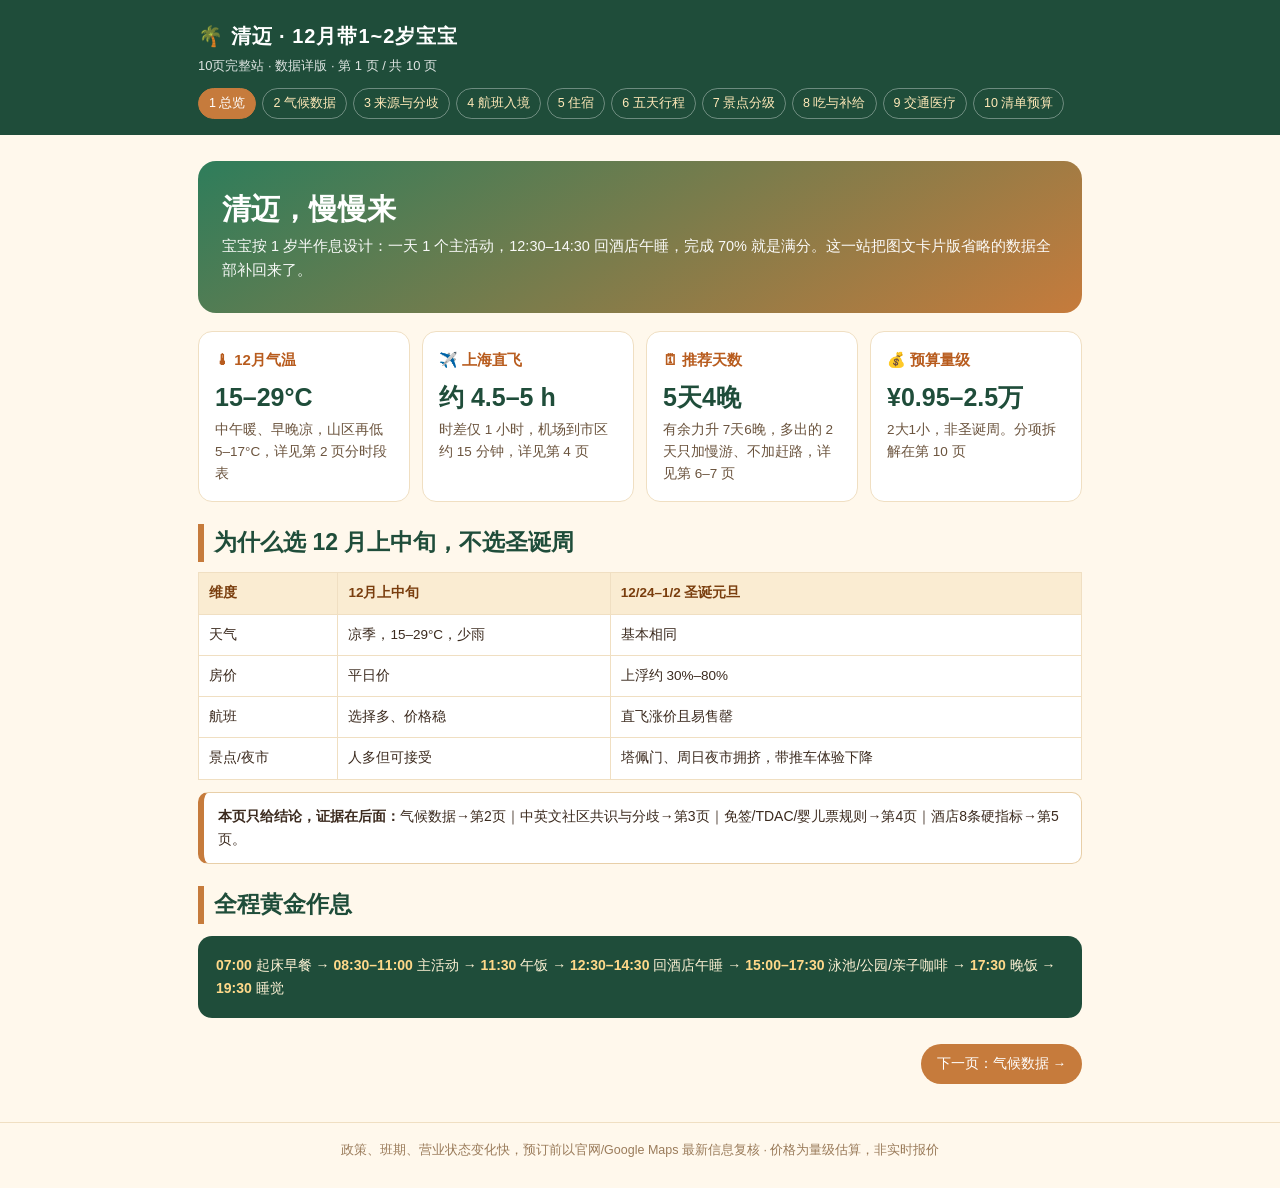
<file: index.html>
<!DOCTYPE html><html lang="zh-CN"><head><meta charset="UTF-8"><meta name="viewport" content="width=device-width,initial-scale=1"><title>1/10 总览｜清迈12月带1-2岁宝宝</title><link rel="stylesheet" href="style.css"></head><body><header><div class="in"><h1>🌴 清迈 · 12月带1~2岁宝宝</h1><p>10页完整站 · 数据详版 · 第 1 页 / 共 10 页</p><nav><a class="on" href="index.html">1 总览</a><a href="climate.html">2 气候数据</a><a href="sources.html">3 来源与分歧</a><a href="flights.html">4 航班入境</a><a href="stay.html">5 住宿</a><a href="itinerary.html">6 五天行程</a><a href="itinerary-plus.html">7 景点分级</a><a href="food.html">8 吃与补给</a><a href="transport-health.html">9 交通医疗</a><a href="checklist-budget.html">10 清单预算</a></nav></div></header><main><div class="hero"><h2>清迈，慢慢来</h2><p>宝宝按 1 岁半作息设计：一天 1 个主活动，12:30–14:30 回酒店午睡，完成 70% 就是满分。这一站把图文卡片版省略的数据全部补回来了。</p></div><div class="grid"><div class="card"><h3>🌡 12月气温</h3><div class="n">15–29°C</div><p>中午暖、早晚凉，山区再低 5–17°C，详见第 2 页分时段表</p></div><div class="card"><h3>✈️ 上海直飞</h3><div class="n">约 4.5–5 h</div><p>时差仅 1 小时，机场到市区约 15 分钟，详见第 4 页</p></div><div class="card"><h3>🗓 推荐天数</h3><div class="n">5天4晚</div><p>有余力升 7天6晚，多出的 2 天只加慢游、不加赶路，详见第 6–7 页</p></div><div class="card"><h3>💰 预算量级</h3><div class="n">¥0.95–2.5万</div><p>2大1小，非圣诞周。分项拆解在第 10 页</p></div></div><h2 class="t">为什么选 12 月上中旬，不选圣诞周</h2><table><tr><th>维度</th><th>12月上中旬</th><th>12/24–1/2 圣诞元旦</th></tr><tr><td>天气</td><td>凉季，15–29°C，少雨</td><td>基本相同</td></tr><tr><td>房价</td><td>平日价</td><td>上浮约 30%–80%</td></tr><tr><td>航班</td><td>选择多、价格稳</td><td>直飞涨价且易售罄</td></tr><tr><td>景点/夜市</td><td>人多但可接受</td><td>塔佩门、周日夜市拥挤，带推车体验下降</td></tr></table><div class="note"><b>本页只给结论，证据在后面：</b>气候数据→第2页｜中英文社区共识与分歧→第3页｜免签/TDAC/婴儿票规则→第4页｜酒店8条硬指标→第5页。</div><h2 class="t">全程黄金作息</h2><div class="dark"><b>07:00</b> 起床早餐 → <b>08:30–11:00</b> 主活动 → <b>11:30</b> 午饭 → <b>12:30–14:30</b> 回酒店午睡 → <b>15:00–17:30</b> 泳池/公园/亲子咖啡 → <b>17:30</b> 晚饭 → <b>19:30</b> 睡觉</div><div class="pager"><span></span><a class="next" href="climate.html">下一页：气候数据 →</a></div></main><footer><div class="in">政策、班期、营业状态变化快，预订前以官网/Google Maps 最新信息复核 · 价格为量级估算，非实时报价</div></footer></body></html>
</file>
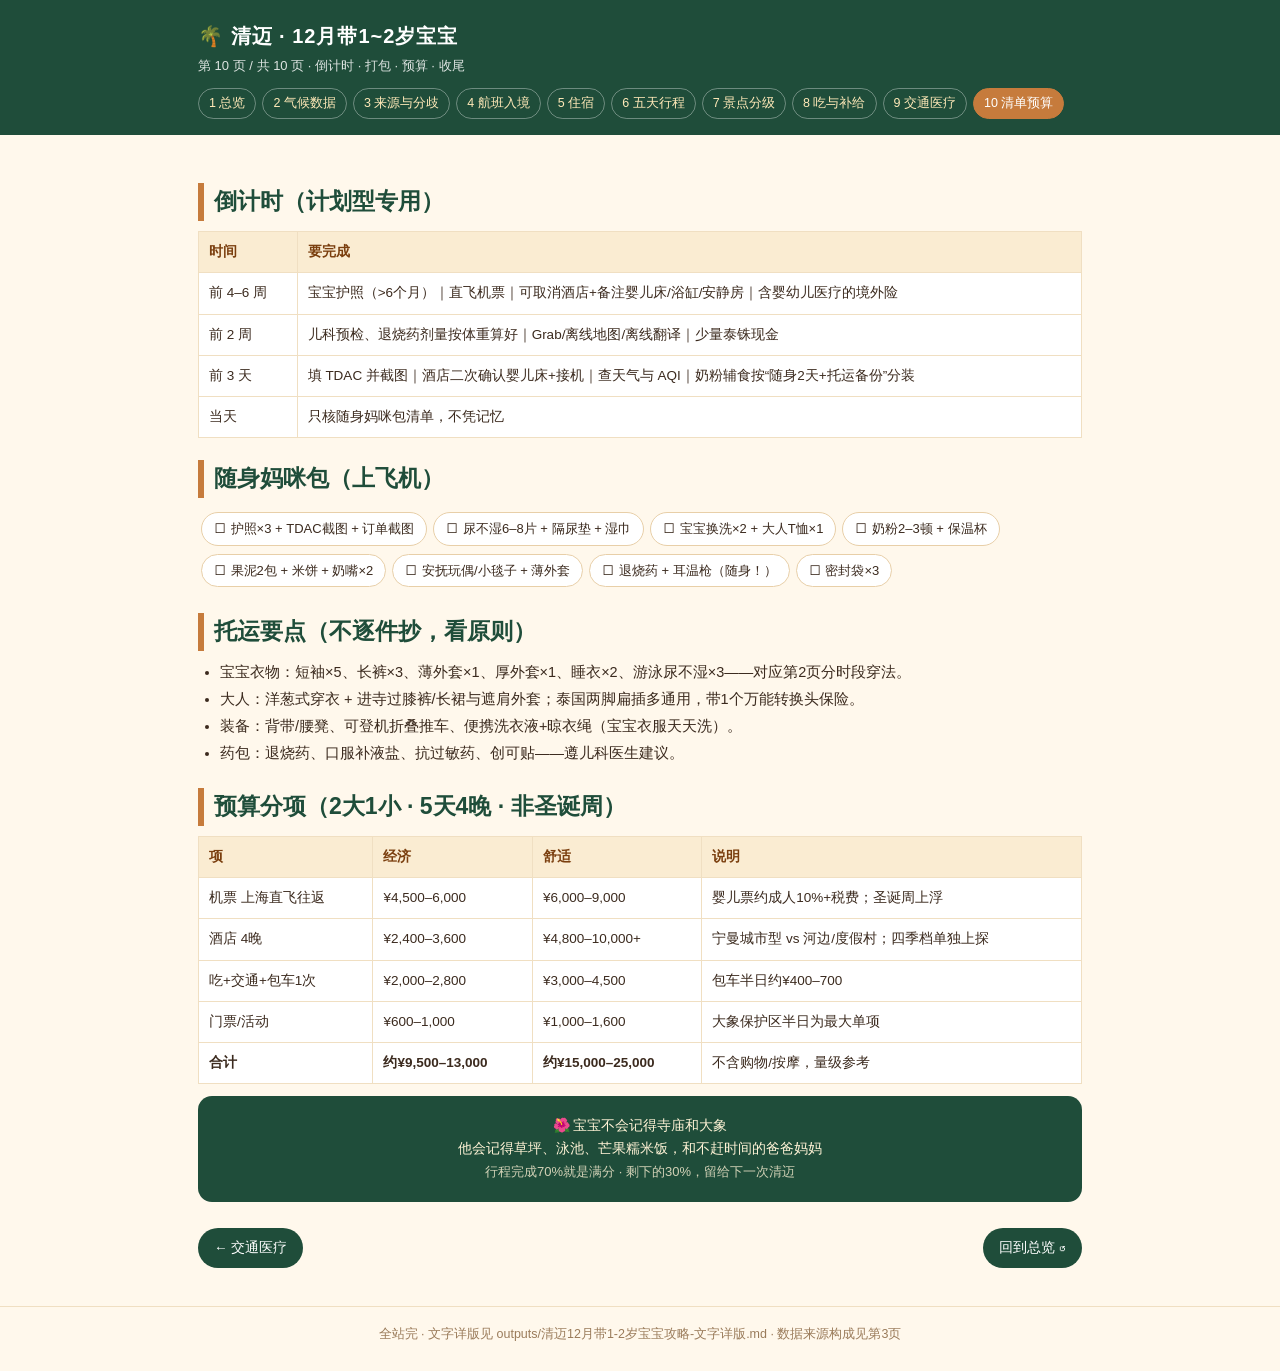
<file: checklist-budget.html>
<!DOCTYPE html><html lang="zh-CN"><head><meta charset="UTF-8"><meta name="viewport" content="width=device-width,initial-scale=1"><title>10/10 清单预算｜清迈带宝宝</title><link rel="stylesheet" href="style.css"></head><body><header><div class="in"><h1>🌴 清迈 · 12月带1~2岁宝宝</h1><p>第 10 页 / 共 10 页 · 倒计时 · 打包 · 预算 · 收尾</p><nav><a href="index.html">1 总览</a><a href="climate.html">2 气候数据</a><a href="sources.html">3 来源与分歧</a><a href="flights.html">4 航班入境</a><a href="stay.html">5 住宿</a><a href="itinerary.html">6 五天行程</a><a href="itinerary-plus.html">7 景点分级</a><a href="food.html">8 吃与补给</a><a href="transport-health.html">9 交通医疗</a><a class="on" href="checklist-budget.html">10 清单预算</a></nav></div></header><main><h2 class="t">倒计时（计划型专用）</h2><table><tr><th>时间</th><th>要完成</th></tr><tr><td>前 4–6 周</td><td>宝宝护照（&gt;6个月）｜直飞机票｜可取消酒店+备注婴儿床/浴缸/安静房｜含婴幼儿医疗的境外险</td></tr><tr><td>前 2 周</td><td>儿科预检、退烧药剂量按体重算好｜Grab/离线地图/离线翻译｜少量泰铢现金</td></tr><tr><td>前 3 天</td><td>填 TDAC 并截图｜酒店二次确认婴儿床+接机｜查天气与 AQI｜奶粉辅食按“随身2天+托运备份”分装</td></tr><tr><td>当天</td><td>只核随身妈咪包清单，不凭记忆</td></tr></table><h2 class="t">随身妈咪包（上飞机）</h2><div class="chips"><span>☐ 护照×3 + TDAC截图 + 订单截图</span><span>☐ 尿不湿6–8片 + 隔尿垫 + 湿巾</span><span>☐ 宝宝换洗×2 + 大人T恤×1</span><span>☐ 奶粉2–3顿 + 保温杯</span><span>☐ 果泥2包 + 米饼 + 奶嘴×2</span><span>☐ 安抚玩偶/小毯子 + 薄外套</span><span>☐ 退烧药 + 耳温枪（随身！）</span><span>☐ 密封袋×3</span></div><h2 class="t">托运要点（不逐件抄，看原则）</h2><ul><li>宝宝衣物：短袖×5、长裤×3、薄外套×1、厚外套×1、睡衣×2、游泳尿不湿×3——对应第2页分时段穿法。</li><li>大人：洋葱式穿衣 + 进寺过膝裤/长裙与遮肩外套；泰国两脚扁插多通用，带1个万能转换头保险。</li><li>装备：背带/腰凳、可登机折叠推车、便携洗衣液+晾衣绳（宝宝衣服天天洗）。</li><li>药包：退烧药、口服补液盐、抗过敏药、创可贴——遵儿科医生建议。</li></ul><h2 class="t">预算分项（2大1小 · 5天4晚 · 非圣诞周）</h2><table><tr><th>项</th><th>经济</th><th>舒适</th><th>说明</th></tr><tr><td>机票 上海直飞往返</td><td>¥4,500–6,000</td><td>¥6,000–9,000</td><td>婴儿票约成人10%+税费；圣诞周上浮</td></tr><tr><td>酒店 4晚</td><td>¥2,400–3,600</td><td>¥4,800–10,000+</td><td>宁曼城市型 vs 河边/度假村；四季档单独上探</td></tr><tr><td>吃+交通+包车1次</td><td>¥2,000–2,800</td><td>¥3,000–4,500</td><td>包车半日约¥400–700</td></tr><tr><td>门票/活动</td><td>¥600–1,000</td><td>¥1,000–1,600</td><td>大象保护区半日为最大单项</td></tr><tr><td><b>合计</b></td><td><b>约¥9,500–13,000</b></td><td><b>约¥15,000–25,000</b></td><td>不含购物/按摩，量级参考</td></tr></table><div class="dark" style="text-align:center">🌺 宝宝不会记得寺庙和大象<br>他会记得草坪、泳池、芒果糯米饭，和不赶时间的爸爸妈妈<br><span style="opacity:.8;font-size:13px">行程完成70%就是满分 · 剩下的30%，留给下一次清迈</span></div><div class="pager"><a href="transport-health.html">← 交通医疗</a><a href="index.html">回到总览 ↺</a></div></main><footer><div class="in">全站完 · 文字详版见 outputs/清迈12月带1-2岁宝宝攻略-文字详版.md · 数据来源构成见第3页</div></footer></body></html>
</file>
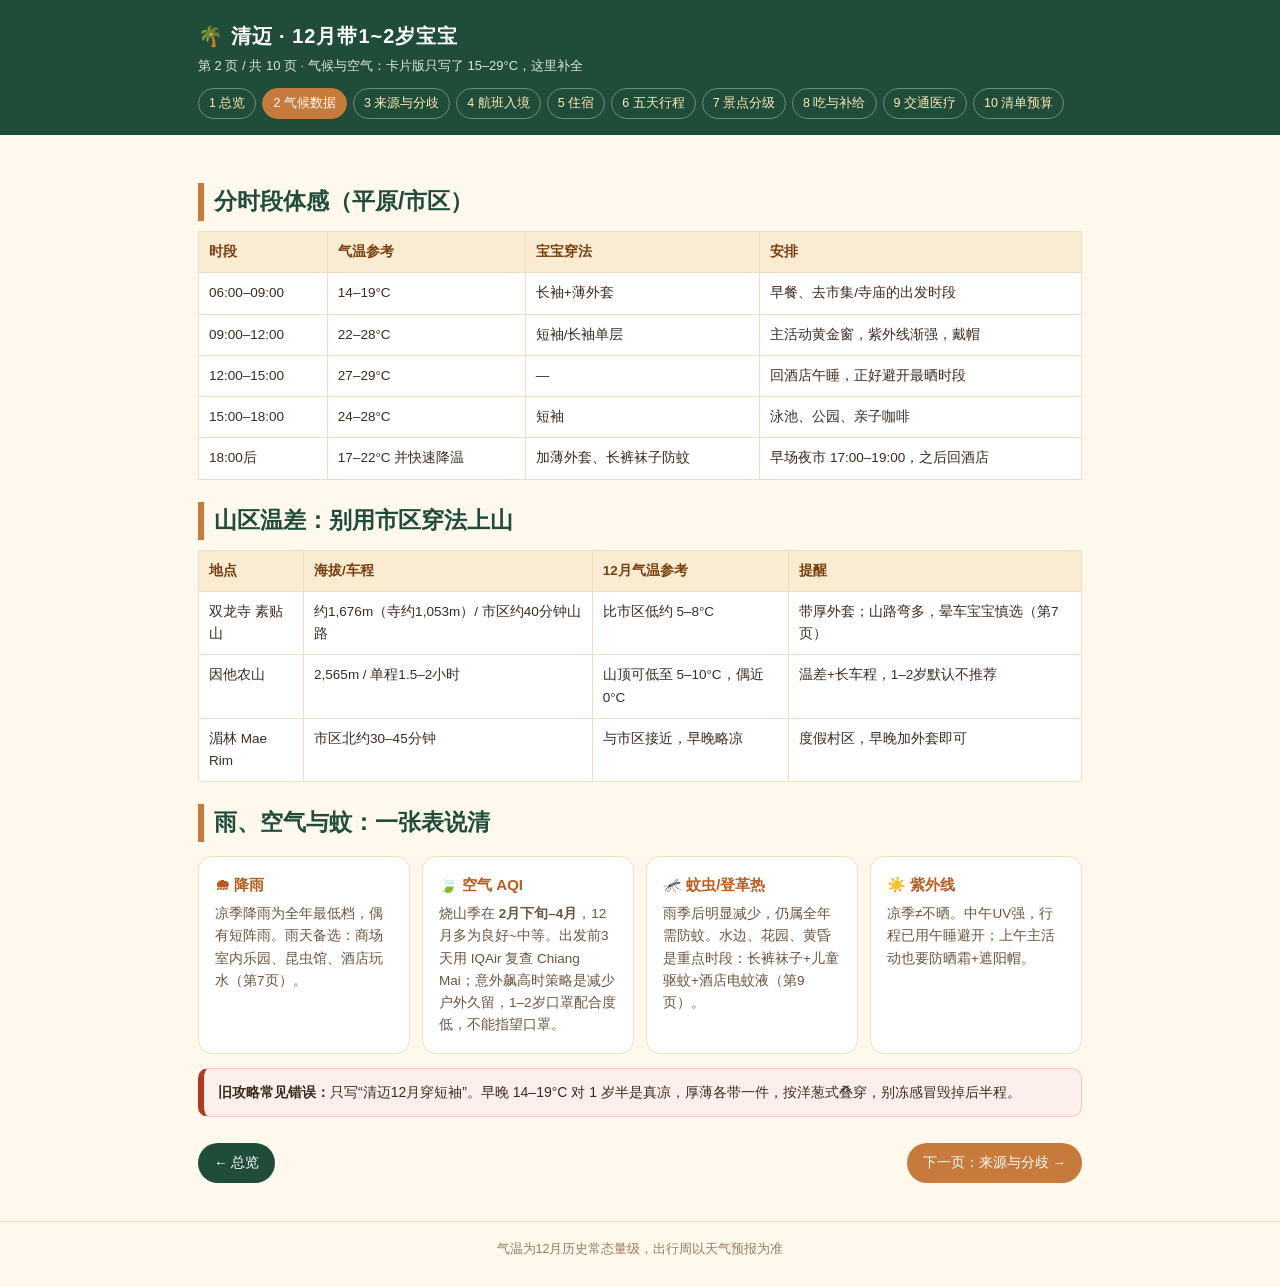
<file: climate.html>
<!DOCTYPE html><html lang="zh-CN"><head><meta charset="UTF-8"><meta name="viewport" content="width=device-width,initial-scale=1"><title>2/10 气候数据｜清迈12月带宝宝</title><link rel="stylesheet" href="style.css"></head><body><header><div class="in"><h1>🌴 清迈 · 12月带1~2岁宝宝</h1><p>第 2 页 / 共 10 页 · 气候与空气：卡片版只写了 15–29°C，这里补全</p><nav><a href="index.html">1 总览</a><a class="on" href="climate.html">2 气候数据</a><a href="sources.html">3 来源与分歧</a><a href="flights.html">4 航班入境</a><a href="stay.html">5 住宿</a><a href="itinerary.html">6 五天行程</a><a href="itinerary-plus.html">7 景点分级</a><a href="food.html">8 吃与补给</a><a href="transport-health.html">9 交通医疗</a><a href="checklist-budget.html">10 清单预算</a></nav></div></header><main><h2 class="t">分时段体感（平原/市区）</h2><table><tr><th>时段</th><th>气温参考</th><th>宝宝穿法</th><th>安排</th></tr><tr><td>06:00–09:00</td><td>14–19°C</td><td>长袖+薄外套</td><td>早餐、去市集/寺庙的出发时段</td></tr><tr><td>09:00–12:00</td><td>22–28°C</td><td>短袖/长袖单层</td><td>主活动黄金窗，紫外线渐强，戴帽</td></tr><tr><td>12:00–15:00</td><td>27–29°C</td><td>—</td><td>回酒店午睡，正好避开最晒时段</td></tr><tr><td>15:00–18:00</td><td>24–28°C</td><td>短袖</td><td>泳池、公园、亲子咖啡</td></tr><tr><td>18:00后</td><td>17–22°C 并快速降温</td><td>加薄外套、长裤袜子防蚊</td><td>早场夜市 17:00–19:00，之后回酒店</td></tr></table><h2 class="t">山区温差：别用市区穿法上山</h2><table><tr><th>地点</th><th>海拔/车程</th><th>12月气温参考</th><th>提醒</th></tr><tr><td>双龙寺 素贴山</td><td>约1,676m（寺约1,053m）/ 市区约40分钟山路</td><td>比市区低约 5–8°C</td><td>带厚外套；山路弯多，晕车宝宝慎选（第7页）</td></tr><tr><td>因他农山</td><td>2,565m / 单程1.5–2小时</td><td>山顶可低至 5–10°C，偶近0°C</td><td>温差+长车程，1–2岁默认不推荐</td></tr><tr><td>湄林 Mae Rim</td><td>市区北约30–45分钟</td><td>与市区接近，早晚略凉</td><td>度假村区，早晚加外套即可</td></tr></table><h2 class="t">雨、空气与蚊：一张表说清</h2><div class="grid"><div class="card"><h3>🌧 降雨</h3><p>凉季降雨为全年最低档，偶有短阵雨。雨天备选：商场室内乐园、昆虫馆、酒店玩水（第7页）。</p></div><div class="card"><h3>🍃 空气 AQI</h3><p>烧山季在 <b>2月下旬–4月</b>，12月多为良好~中等。出发前3天用 IQAir 复查 Chiang Mai；意外飙高时策略是减少户外久留，1–2岁口罩配合度低，不能指望口罩。</p></div><div class="card"><h3>🦟 蚊虫/登革热</h3><p>雨季后明显减少，仍属全年需防蚊。水边、花园、黄昏是重点时段：长裤袜子+儿童驱蚊+酒店电蚊液（第9页）。</p></div><div class="card"><h3>☀️ 紫外线</h3><p>凉季≠不晒。中午UV强，行程已用午睡避开；上午主活动也要防晒霜+遮阳帽。</p></div></div><div class="warn"><b>旧攻略常见错误：</b>只写“清迈12月穿短袖”。早晚 14–19°C 对 1 岁半是真凉，厚薄各带一件，按洋葱式叠穿，别冻感冒毁掉后半程。</div><div class="pager"><a href="index.html">← 总览</a><a class="next" href="sources.html">下一页：来源与分歧 →</a></div></main><footer><div class="in">气温为12月历史常态量级，出行周以天气预报为准</div></footer></body></html>
</file>
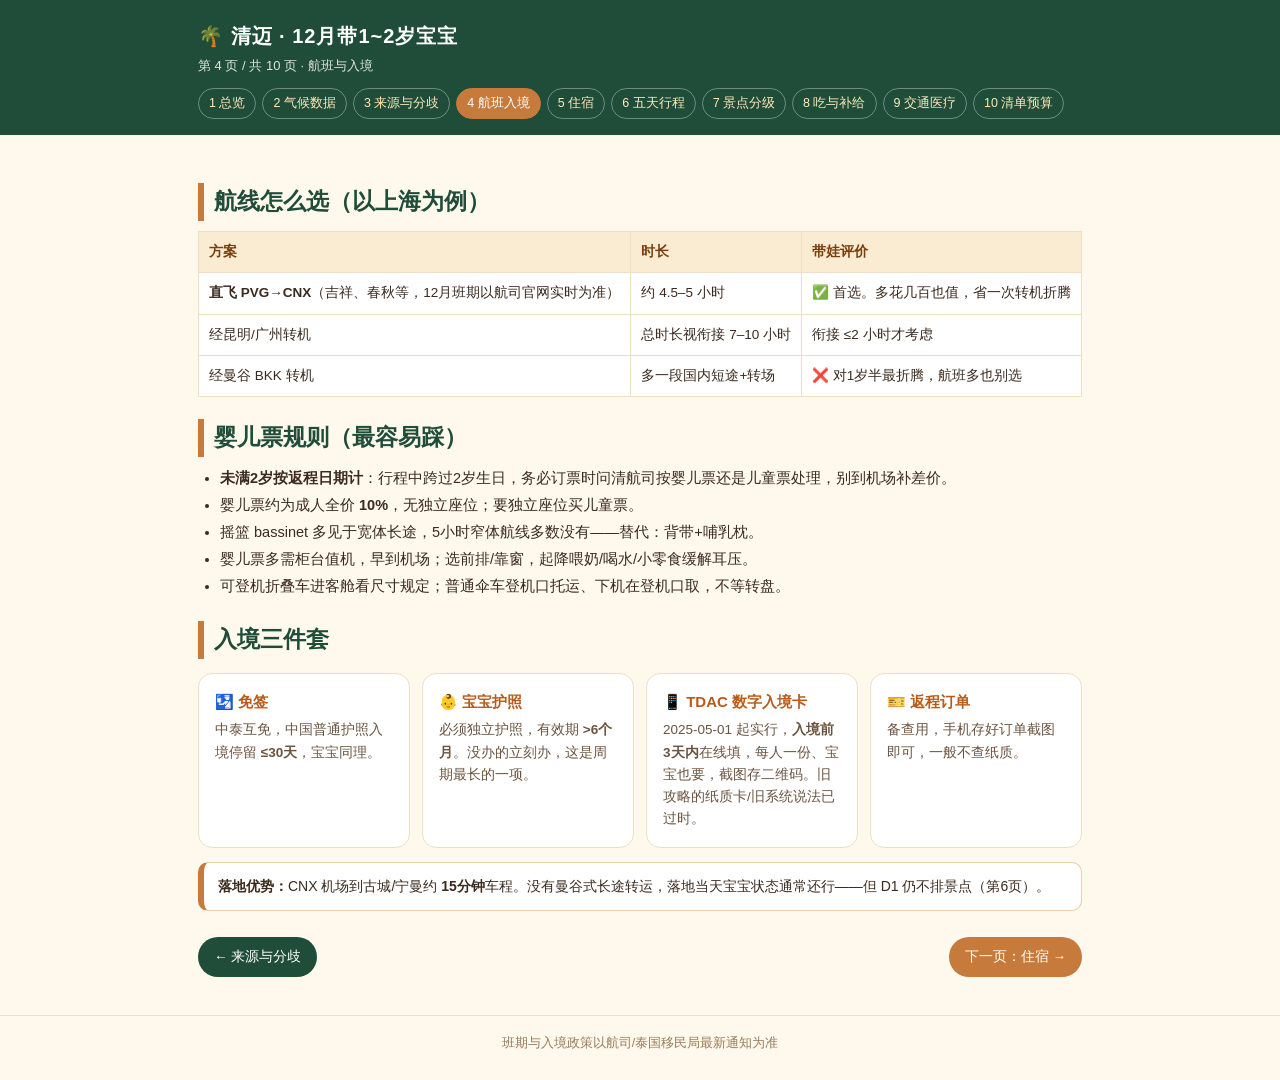
<file: flights.html>
<!DOCTYPE html><html lang="zh-CN"><head><meta charset="UTF-8"><meta name="viewport" content="width=device-width,initial-scale=1"><title>4/10 航班入境｜清迈带宝宝</title><link rel="stylesheet" href="style.css"></head><body><header><div class="in"><h1>🌴 清迈 · 12月带1~2岁宝宝</h1><p>第 4 页 / 共 10 页 · 航班与入境</p><nav><a href="index.html">1 总览</a><a href="climate.html">2 气候数据</a><a href="sources.html">3 来源与分歧</a><a class="on" href="flights.html">4 航班入境</a><a href="stay.html">5 住宿</a><a href="itinerary.html">6 五天行程</a><a href="itinerary-plus.html">7 景点分级</a><a href="food.html">8 吃与补给</a><a href="transport-health.html">9 交通医疗</a><a href="checklist-budget.html">10 清单预算</a></nav></div></header><main><h2 class="t">航线怎么选（以上海为例）</h2><table><tr><th>方案</th><th>时长</th><th>带娃评价</th></tr><tr><td><b>直飞 PVG→CNX</b>（吉祥、春秋等，12月班期以航司官网实时为准）</td><td>约 4.5–5 小时</td><td>✅ 首选。多花几百也值，省一次转机折腾</td></tr><tr><td>经昆明/广州转机</td><td>总时长视衔接 7–10 小时</td><td>衔接 ≤2 小时才考虑</td></tr><tr><td>经曼谷 BKK 转机</td><td>多一段国内短途+转场</td><td>❌ 对1岁半最折腾，航班多也别选</td></tr></table><h2 class="t">婴儿票规则（最容易踩）</h2><ul><li><b>未满2岁按返程日期计</b>：行程中跨过2岁生日，务必订票时问清航司按婴儿票还是儿童票处理，别到机场补差价。</li><li>婴儿票约为成人全价 <b>10%</b>，无独立座位；要独立座位买儿童票。</li><li>摇篮 bassinet 多见于宽体长途，5小时窄体航线多数没有——替代：背带+哺乳枕。</li><li>婴儿票多需柜台值机，早到机场；选前排/靠窗，起降喂奶/喝水/小零食缓解耳压。</li><li>可登机折叠车进客舱看尺寸规定；普通伞车登机口托运、下机在登机口取，不等转盘。</li></ul><h2 class="t">入境三件套</h2><div class="grid"><div class="card"><h3>🛂 免签</h3><p>中泰互免，中国普通护照入境停留 <b>≤30天</b>，宝宝同理。</p></div><div class="card"><h3>👶 宝宝护照</h3><p>必须独立护照，有效期 <b>&gt;6个月</b>。没办的立刻办，这是周期最长的一项。</p></div><div class="card"><h3>📱 TDAC 数字入境卡</h3><p>2025-05-01 起实行，<b>入境前3天内</b>在线填，每人一份、宝宝也要，截图存二维码。旧攻略的纸质卡/旧系统说法已过时。</p></div><div class="card"><h3>🎫 返程订单</h3><p>备查用，手机存好订单截图即可，一般不查纸质。</p></div></div><div class="note"><b>落地优势：</b>CNX 机场到古城/宁曼约 <b>15分钟</b>车程。没有曼谷式长途转运，落地当天宝宝状态通常还行——但 D1 仍不排景点（第6页）。</div><div class="pager"><a href="sources.html">← 来源与分歧</a><a class="next" href="stay.html">下一页：住宿 →</a></div></main><footer><div class="in">班期与入境政策以航司/泰国移民局最新通知为准</div></footer></body></html>
</file>
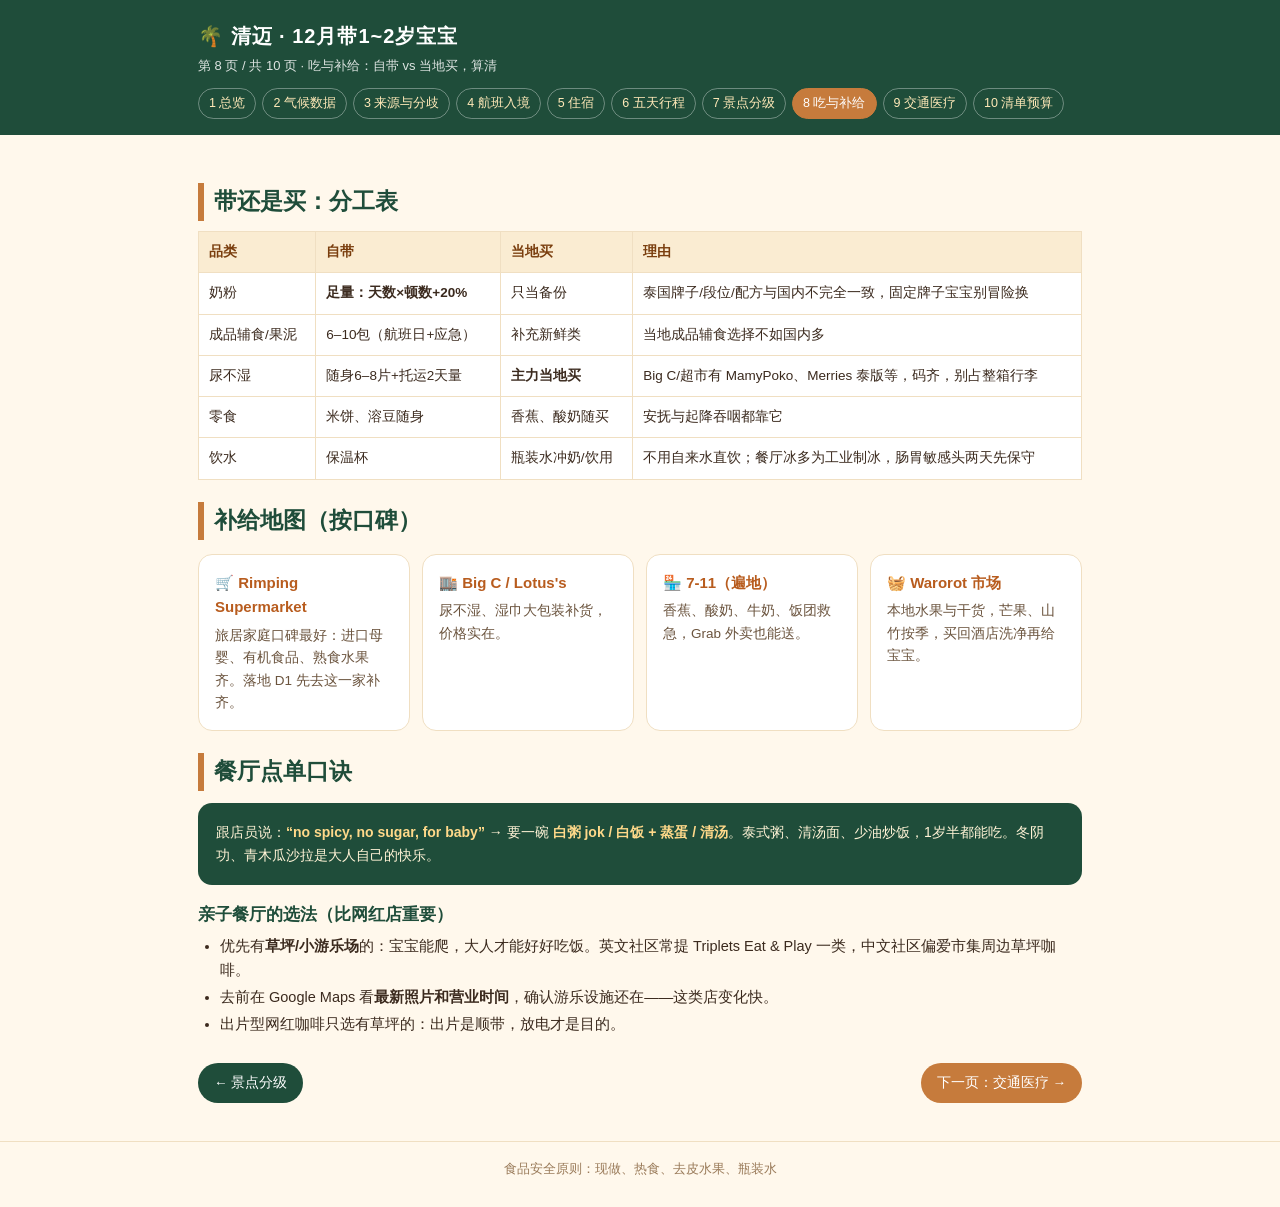
<file: food.html>
<!DOCTYPE html><html lang="zh-CN"><head><meta charset="UTF-8"><meta name="viewport" content="width=device-width,initial-scale=1"><title>8/10 吃与补给｜清迈带宝宝</title><link rel="stylesheet" href="style.css"></head><body><header><div class="in"><h1>🌴 清迈 · 12月带1~2岁宝宝</h1><p>第 8 页 / 共 10 页 · 吃与补给：自带 vs 当地买，算清</p><nav><a href="index.html">1 总览</a><a href="climate.html">2 气候数据</a><a href="sources.html">3 来源与分歧</a><a href="flights.html">4 航班入境</a><a href="stay.html">5 住宿</a><a href="itinerary.html">6 五天行程</a><a href="itinerary-plus.html">7 景点分级</a><a class="on" href="food.html">8 吃与补给</a><a href="transport-health.html">9 交通医疗</a><a href="checklist-budget.html">10 清单预算</a></nav></div></header><main><h2 class="t">带还是买：分工表</h2><table><tr><th>品类</th><th>自带</th><th>当地买</th><th>理由</th></tr><tr><td>奶粉</td><td><b>足量：天数×顿数+20%</b></td><td>只当备份</td><td>泰国牌子/段位/配方与国内不完全一致，固定牌子宝宝别冒险换</td></tr><tr><td>成品辅食/果泥</td><td>6–10包（航班日+应急）</td><td>补充新鲜类</td><td>当地成品辅食选择不如国内多</td></tr><tr><td>尿不湿</td><td>随身6–8片+托运2天量</td><td><b>主力当地买</b></td><td>Big C/超市有 MamyPoko、Merries 泰版等，码齐，别占整箱行李</td></tr><tr><td>零食</td><td>米饼、溶豆随身</td><td>香蕉、酸奶随买</td><td>安抚与起降吞咽都靠它</td></tr><tr><td>饮水</td><td>保温杯</td><td>瓶装水冲奶/饮用</td><td>不用自来水直饮；餐厅冰多为工业制冰，肠胃敏感头两天先保守</td></tr></table><h2 class="t">补给地图（按口碑）</h2><div class="grid"><div class="card"><h3>🛒 Rimping Supermarket</h3><p>旅居家庭口碑最好：进口母婴、有机食品、熟食水果齐。落地 D1 先去这一家补齐。</p></div><div class="card"><h3>🏬 Big C / Lotus's</h3><p>尿不湿、湿巾大包装补货，价格实在。</p></div><div class="card"><h3>🏪 7-11（遍地）</h3><p>香蕉、酸奶、牛奶、饭团救急，Grab 外卖也能送。</p></div><div class="card"><h3>🧺 Warorot 市场</h3><p>本地水果与干货，芒果、山竹按季，买回酒店洗净再给宝宝。</p></div></div><h2 class="t">餐厅点单口诀</h2><div class="dark">跟店员说：<b>“no spicy, no sugar, for baby”</b> → 要一碗 <b>白粥 jok / 白饭 + 蒸蛋 / 清汤</b>。泰式粥、清汤面、少油炒饭，1岁半都能吃。冬阴功、青木瓜沙拉是大人自己的快乐。</div><h3 class="s">亲子餐厅的选法（比网红店重要）</h3><ul><li>优先有<b>草坪/小游乐场</b>的：宝宝能爬，大人才能好好吃饭。英文社区常提 Triplets Eat & Play 一类，中文社区偏爱市集周边草坪咖啡。</li><li>去前在 Google Maps 看<b>最新照片和营业时间</b>，确认游乐设施还在——这类店变化快。</li><li>出片型网红咖啡只选有草坪的：出片是顺带，放电才是目的。</li></ul><div class="pager"><a href="itinerary-plus.html">← 景点分级</a><a class="next" href="transport-health.html">下一页：交通医疗 →</a></div></main><footer><div class="in">食品安全原则：现做、热食、去皮水果、瓶装水</div></footer></body></html>
</file>
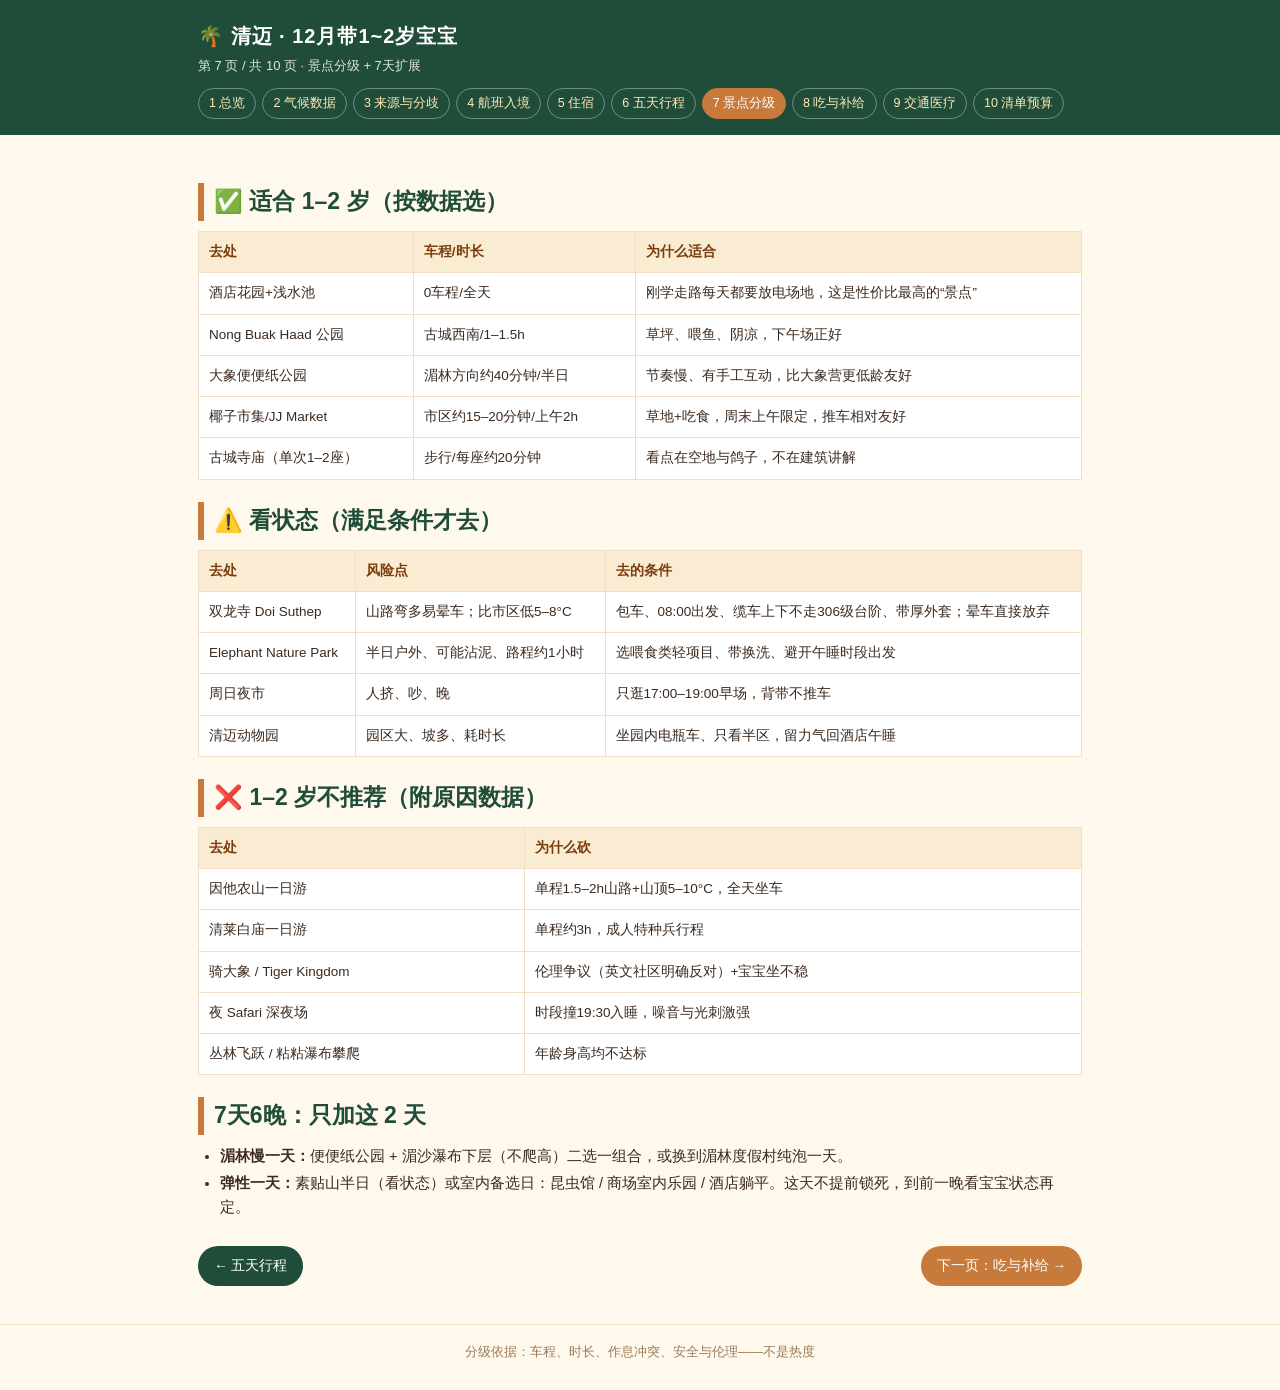
<file: itinerary-plus.html>
<!DOCTYPE html><html lang="zh-CN"><head><meta charset="UTF-8"><meta name="viewport" content="width=device-width,initial-scale=1"><title>7/10 景点分级｜清迈带宝宝</title><link rel="stylesheet" href="style.css"></head><body><header><div class="in"><h1>🌴 清迈 · 12月带1~2岁宝宝</h1><p>第 7 页 / 共 10 页 · 景点分级 + 7天扩展</p><nav><a href="index.html">1 总览</a><a href="climate.html">2 气候数据</a><a href="sources.html">3 来源与分歧</a><a href="flights.html">4 航班入境</a><a href="stay.html">5 住宿</a><a href="itinerary.html">6 五天行程</a><a class="on" href="itinerary-plus.html">7 景点分级</a><a href="food.html">8 吃与补给</a><a href="transport-health.html">9 交通医疗</a><a href="checklist-budget.html">10 清单预算</a></nav></div></header><main><h2 class="t">✅ 适合 1–2 岁（按数据选）</h2><table><tr><th>去处</th><th>车程/时长</th><th>为什么适合</th></tr><tr><td>酒店花园+浅水池</td><td>0车程/全天</td><td>刚学走路每天都要放电场地，这是性价比最高的“景点”</td></tr><tr><td>Nong Buak Haad 公园</td><td>古城西南/1–1.5h</td><td>草坪、喂鱼、阴凉，下午场正好</td></tr><tr><td>大象便便纸公园</td><td>湄林方向约40分钟/半日</td><td>节奏慢、有手工互动，比大象营更低龄友好</td></tr><tr><td>椰子市集/JJ Market</td><td>市区约15–20分钟/上午2h</td><td>草地+吃食，周末上午限定，推车相对友好</td></tr><tr><td>古城寺庙（单次1–2座）</td><td>步行/每座约20分钟</td><td>看点在空地与鸽子，不在建筑讲解</td></tr></table><h2 class="t">⚠️ 看状态（满足条件才去）</h2><table><tr><th>去处</th><th>风险点</th><th>去的条件</th></tr><tr><td>双龙寺 Doi Suthep</td><td>山路弯多易晕车；比市区低5–8°C</td><td>包车、08:00出发、缆车上下不走306级台阶、带厚外套；晕车直接放弃</td></tr><tr><td>Elephant Nature Park</td><td>半日户外、可能沾泥、路程约1小时</td><td>选喂食类轻项目、带换洗、避开午睡时段出发</td></tr><tr><td>周日夜市</td><td>人挤、吵、晚</td><td>只逛17:00–19:00早场，背带不推车</td></tr><tr><td>清迈动物园</td><td>园区大、坡多、耗时长</td><td>坐园内电瓶车、只看半区，留力气回酒店午睡</td></tr></table><h2 class="t">❌ 1–2 岁不推荐（附原因数据）</h2><table><tr><th>去处</th><th>为什么砍</th></tr><tr><td>因他农山一日游</td><td>单程1.5–2h山路+山顶5–10°C，全天坐车</td></tr><tr><td>清莱白庙一日游</td><td>单程约3h，成人特种兵行程</td></tr><tr><td>骑大象 / Tiger Kingdom</td><td>伦理争议（英文社区明确反对）+宝宝坐不稳</td></tr><tr><td>夜 Safari 深夜场</td><td>时段撞19:30入睡，噪音与光刺激强</td></tr><tr><td>丛林飞跃 / 粘粘瀑布攀爬</td><td>年龄身高均不达标</td></tr></table><h2 class="t">7天6晚：只加这 2 天</h2><ul><li><b>湄林慢一天：</b>便便纸公园 + 湄沙瀑布下层（不爬高）二选一组合，或换到湄林度假村纯泡一天。</li><li><b>弹性一天：</b>素贴山半日（看状态）或室内备选日：昆虫馆 / 商场室内乐园 / 酒店躺平。这天不提前锁死，到前一晚看宝宝状态再定。</li></ul><div class="pager"><a href="itinerary.html">← 五天行程</a><a class="next" href="food.html">下一页：吃与补给 →</a></div></main><footer><div class="in">分级依据：车程、时长、作息冲突、安全与伦理——不是热度</div></footer></body></html>
</file>
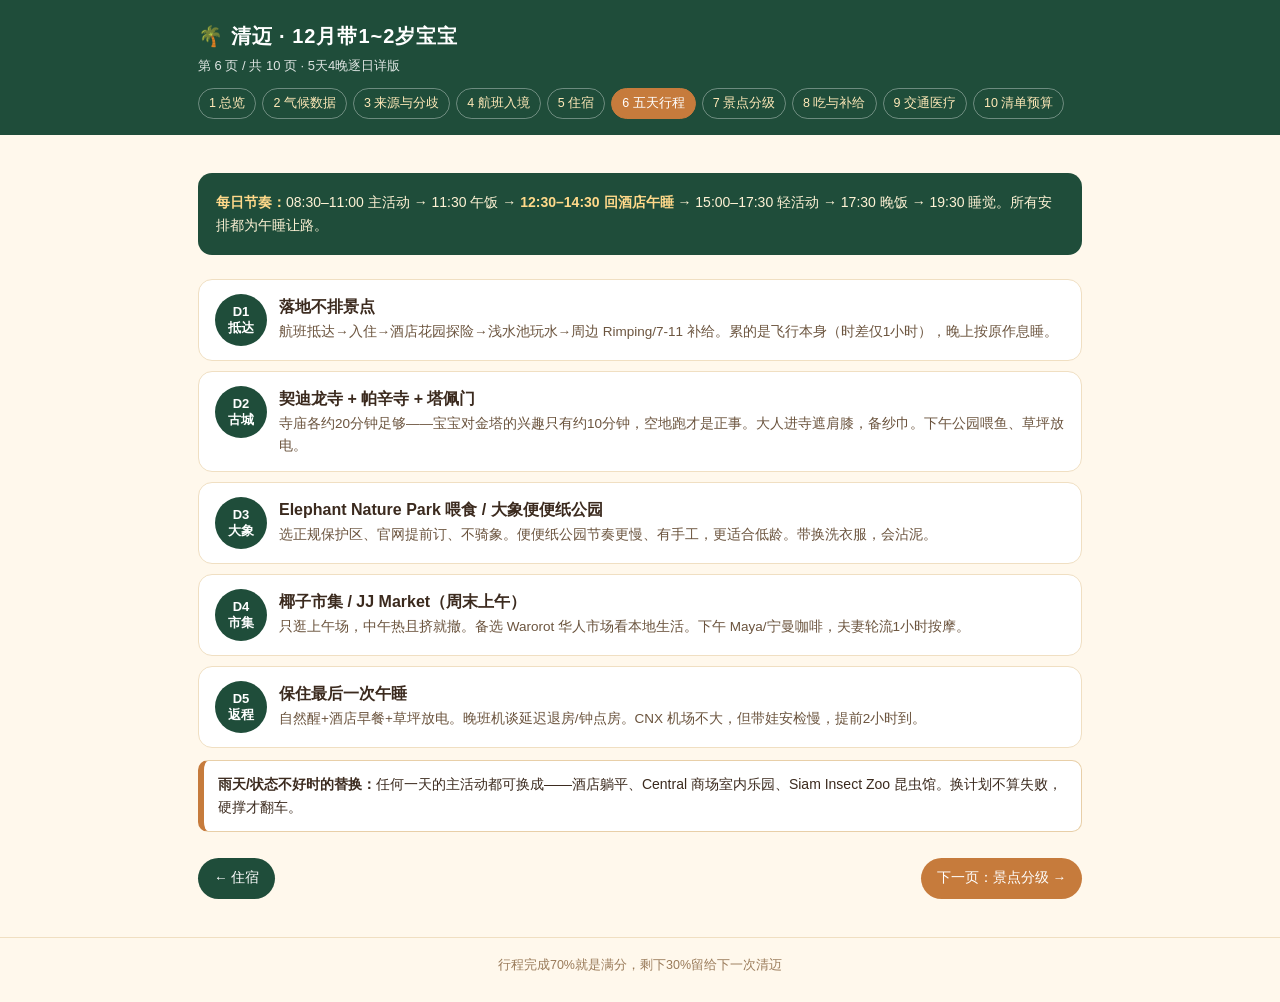
<file: itinerary.html>
<!DOCTYPE html><html lang="zh-CN"><head><meta charset="UTF-8"><meta name="viewport" content="width=device-width,initial-scale=1"><title>6/10 五天行程｜清迈带宝宝</title><link rel="stylesheet" href="style.css"></head><body><header><div class="in"><h1>🌴 清迈 · 12月带1~2岁宝宝</h1><p>第 6 页 / 共 10 页 · 5天4晚逐日详版</p><nav><a href="index.html">1 总览</a><a href="climate.html">2 气候数据</a><a href="sources.html">3 来源与分歧</a><a href="flights.html">4 航班入境</a><a href="stay.html">5 住宿</a><a class="on" href="itinerary.html">6 五天行程</a><a href="itinerary-plus.html">7 景点分级</a><a href="food.html">8 吃与补给</a><a href="transport-health.html">9 交通医疗</a><a href="checklist-budget.html">10 清单预算</a></nav></div></header><main><div class="dark"><b>每日节奏：</b>08:30–11:00 主活动 → 11:30 午饭 → <b>12:30–14:30 回酒店午睡</b> → 15:00–17:30 轻活动 → 17:30 晚饭 → 19:30 睡觉。所有安排都为午睡让路。</div><div style="height:12px"></div><div class="day"><b class="d">D1<br>抵达</b><div><h4>落地不排景点</h4><p>航班抵达→入住→酒店花园探险→浅水池玩水→周边 Rimping/7-11 补给。累的是飞行本身（时差仅1小时），晚上按原作息睡。</p></div></div><div class="day"><b class="d">D2<br>古城</b><div><h4>契迪龙寺 + 帕辛寺 + 塔佩门</h4><p>寺庙各约20分钟足够——宝宝对金塔的兴趣只有约10分钟，空地跑才是正事。大人进寺遮肩膝，备纱巾。下午公园喂鱼、草坪放电。</p></div></div><div class="day"><b class="d">D3<br>大象</b><div><h4>Elephant Nature Park 喂食 / 大象便便纸公园</h4><p>选正规保护区、官网提前订、不骑象。便便纸公园节奏更慢、有手工，更适合低龄。带换洗衣服，会沾泥。</p></div></div><div class="day"><b class="d">D4<br>市集</b><div><h4>椰子市集 / JJ Market（周末上午）</h4><p>只逛上午场，中午热且挤就撤。备选 Warorot 华人市场看本地生活。下午 Maya/宁曼咖啡，夫妻轮流1小时按摩。</p></div></div><div class="day"><b class="d">D5<br>返程</b><div><h4>保住最后一次午睡</h4><p>自然醒+酒店早餐+草坪放电。晚班机谈延迟退房/钟点房。CNX 机场不大，但带娃安检慢，提前2小时到。</p></div></div><div class="note"><b>雨天/状态不好时的替换：</b>任何一天的主活动都可换成——酒店躺平、Central 商场室内乐园、Siam Insect Zoo 昆虫馆。换计划不算失败，硬撑才翻车。</div><div class="pager"><a href="stay.html">← 住宿</a><a class="next" href="itinerary-plus.html">下一页：景点分级 →</a></div></main><footer><div class="in">行程完成70%就是满分，剩下30%留给下一次清迈</div></footer></body></html>
</file>
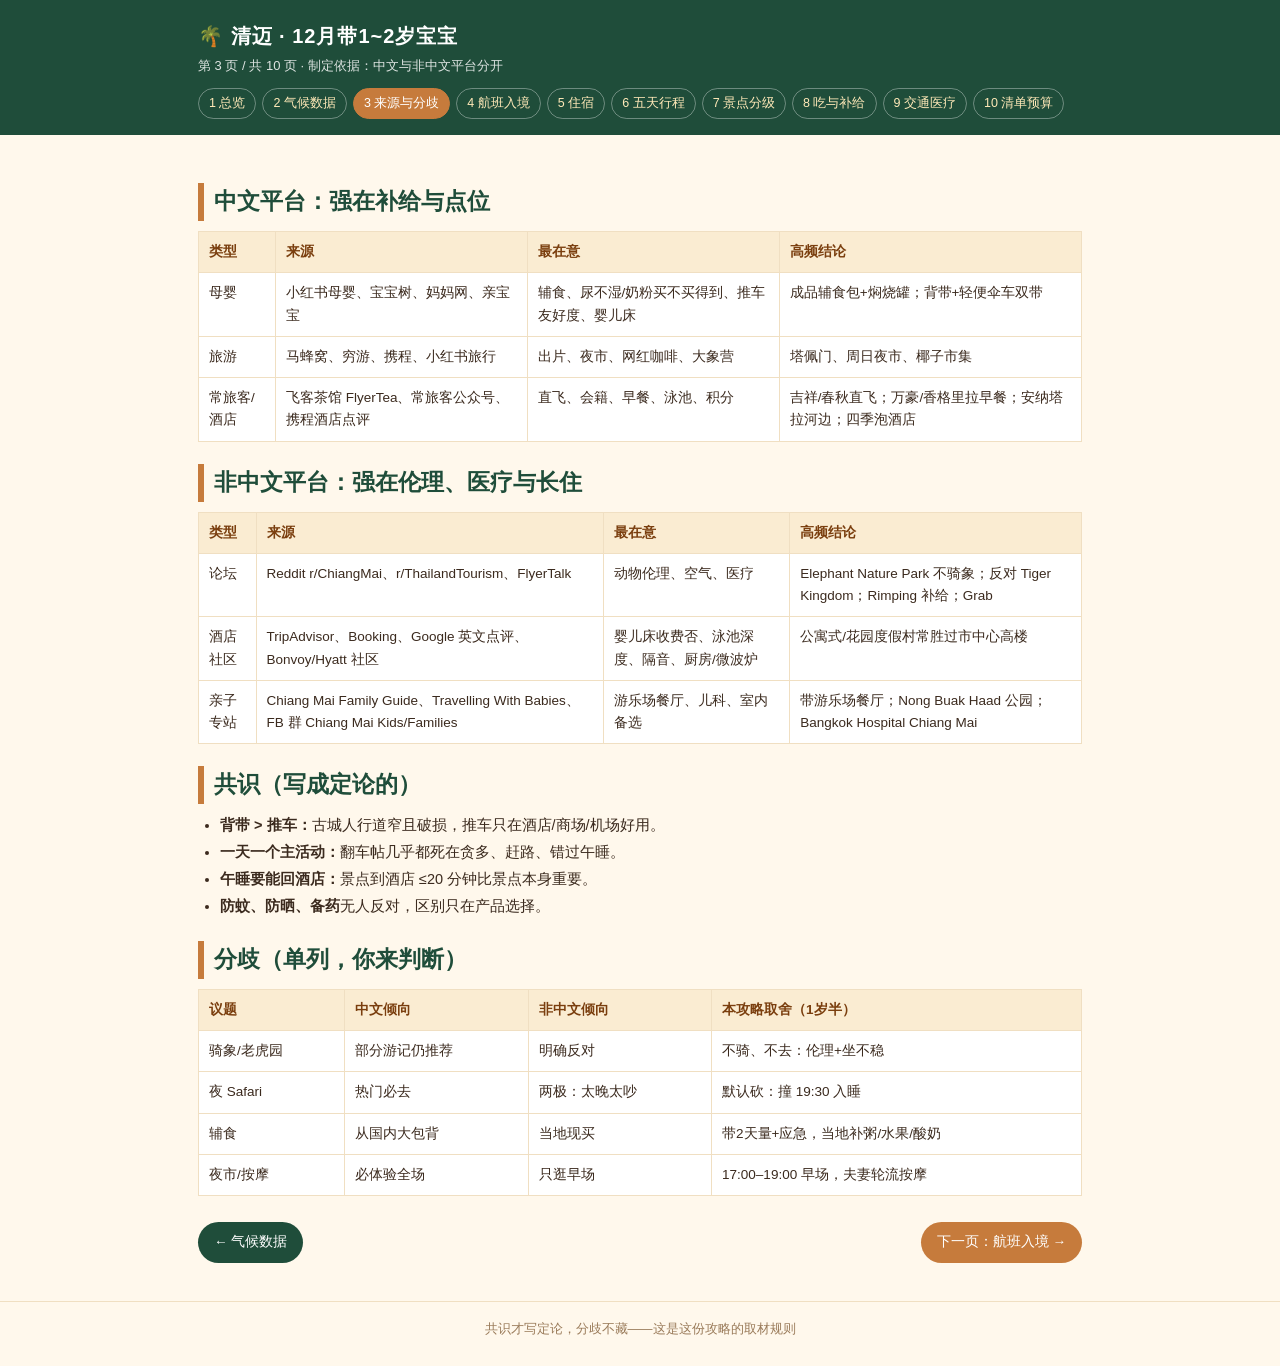
<file: sources.html>
<!DOCTYPE html><html lang="zh-CN"><head><meta charset="UTF-8"><meta name="viewport" content="width=device-width,initial-scale=1"><title>3/10 来源与分歧｜清迈带宝宝攻略</title><link rel="stylesheet" href="style.css"></head><body><header><div class="in"><h1>🌴 清迈 · 12月带1~2岁宝宝</h1><p>第 3 页 / 共 10 页 · 制定依据：中文与非中文平台分开</p><nav><a href="index.html">1 总览</a><a href="climate.html">2 气候数据</a><a class="on" href="sources.html">3 来源与分歧</a><a href="flights.html">4 航班入境</a><a href="stay.html">5 住宿</a><a href="itinerary.html">6 五天行程</a><a href="itinerary-plus.html">7 景点分级</a><a href="food.html">8 吃与补给</a><a href="transport-health.html">9 交通医疗</a><a href="checklist-budget.html">10 清单预算</a></nav></div></header><main><h2 class="t">中文平台：强在补给与点位</h2><table><tr><th>类型</th><th>来源</th><th>最在意</th><th>高频结论</th></tr><tr><td>母婴</td><td>小红书母婴、宝宝树、妈妈网、亲宝宝</td><td>辅食、尿不湿/奶粉买不买得到、推车友好度、婴儿床</td><td>成品辅食包+焖烧罐；背带+轻便伞车双带</td></tr><tr><td>旅游</td><td>马蜂窝、穷游、携程、小红书旅行</td><td>出片、夜市、网红咖啡、大象营</td><td>塔佩门、周日夜市、椰子市集</td></tr><tr><td>常旅客/酒店</td><td>飞客茶馆 FlyerTea、常旅客公众号、携程酒店点评</td><td>直飞、会籍、早餐、泳池、积分</td><td>吉祥/春秋直飞；万豪/香格里拉早餐；安纳塔拉河边；四季泡酒店</td></tr></table><h2 class="t">非中文平台：强在伦理、医疗与长住</h2><table><tr><th>类型</th><th>来源</th><th>最在意</th><th>高频结论</th></tr><tr><td>论坛</td><td>Reddit r/ChiangMai、r/ThailandTourism、FlyerTalk</td><td>动物伦理、空气、医疗</td><td>Elephant Nature Park 不骑象；反对 Tiger Kingdom；Rimping 补给；Grab</td></tr><tr><td>酒店社区</td><td>TripAdvisor、Booking、Google 英文点评、Bonvoy/Hyatt 社区</td><td>婴儿床收费否、泳池深度、隔音、厨房/微波炉</td><td>公寓式/花园度假村常胜过市中心高楼</td></tr><tr><td>亲子专站</td><td>Chiang Mai Family Guide、Travelling With Babies、FB 群 Chiang Mai Kids/Families</td><td>游乐场餐厅、儿科、室内备选</td><td>带游乐场餐厅；Nong Buak Haad 公园；Bangkok Hospital Chiang Mai</td></tr></table><h2 class="t">共识（写成定论的）</h2><ul><li><b>背带 &gt; 推车：</b>古城人行道窄且破损，推车只在酒店/商场/机场好用。</li><li><b>一天一个主活动：</b>翻车帖几乎都死在贪多、赶路、错过午睡。</li><li><b>午睡要能回酒店：</b>景点到酒店 ≤20 分钟比景点本身重要。</li><li><b>防蚊、防晒、备药</b>无人反对，区别只在产品选择。</li></ul><h2 class="t">分歧（单列，你来判断）</h2><table><tr><th>议题</th><th>中文倾向</th><th>非中文倾向</th><th>本攻略取舍（1岁半）</th></tr><tr><td>骑象/老虎园</td><td>部分游记仍推荐</td><td>明确反对</td><td>不骑、不去：伦理+坐不稳</td></tr><tr><td>夜 Safari</td><td>热门必去</td><td>两极：太晚太吵</td><td>默认砍：撞 19:30 入睡</td></tr><tr><td>辅食</td><td>从国内大包背</td><td>当地现买</td><td>带2天量+应急，当地补粥/水果/酸奶</td></tr><tr><td>夜市/按摩</td><td>必体验全场</td><td>只逛早场</td><td>17:00–19:00 早场，夫妻轮流按摩</td></tr></table><div class="pager"><a href="climate.html">← 气候数据</a><a class="next" href="flights.html">下一页：航班入境 →</a></div></main><footer><div class="in">共识才写定论，分歧不藏——这是这份攻略的取材规则</div></footer></body></html>
</file>
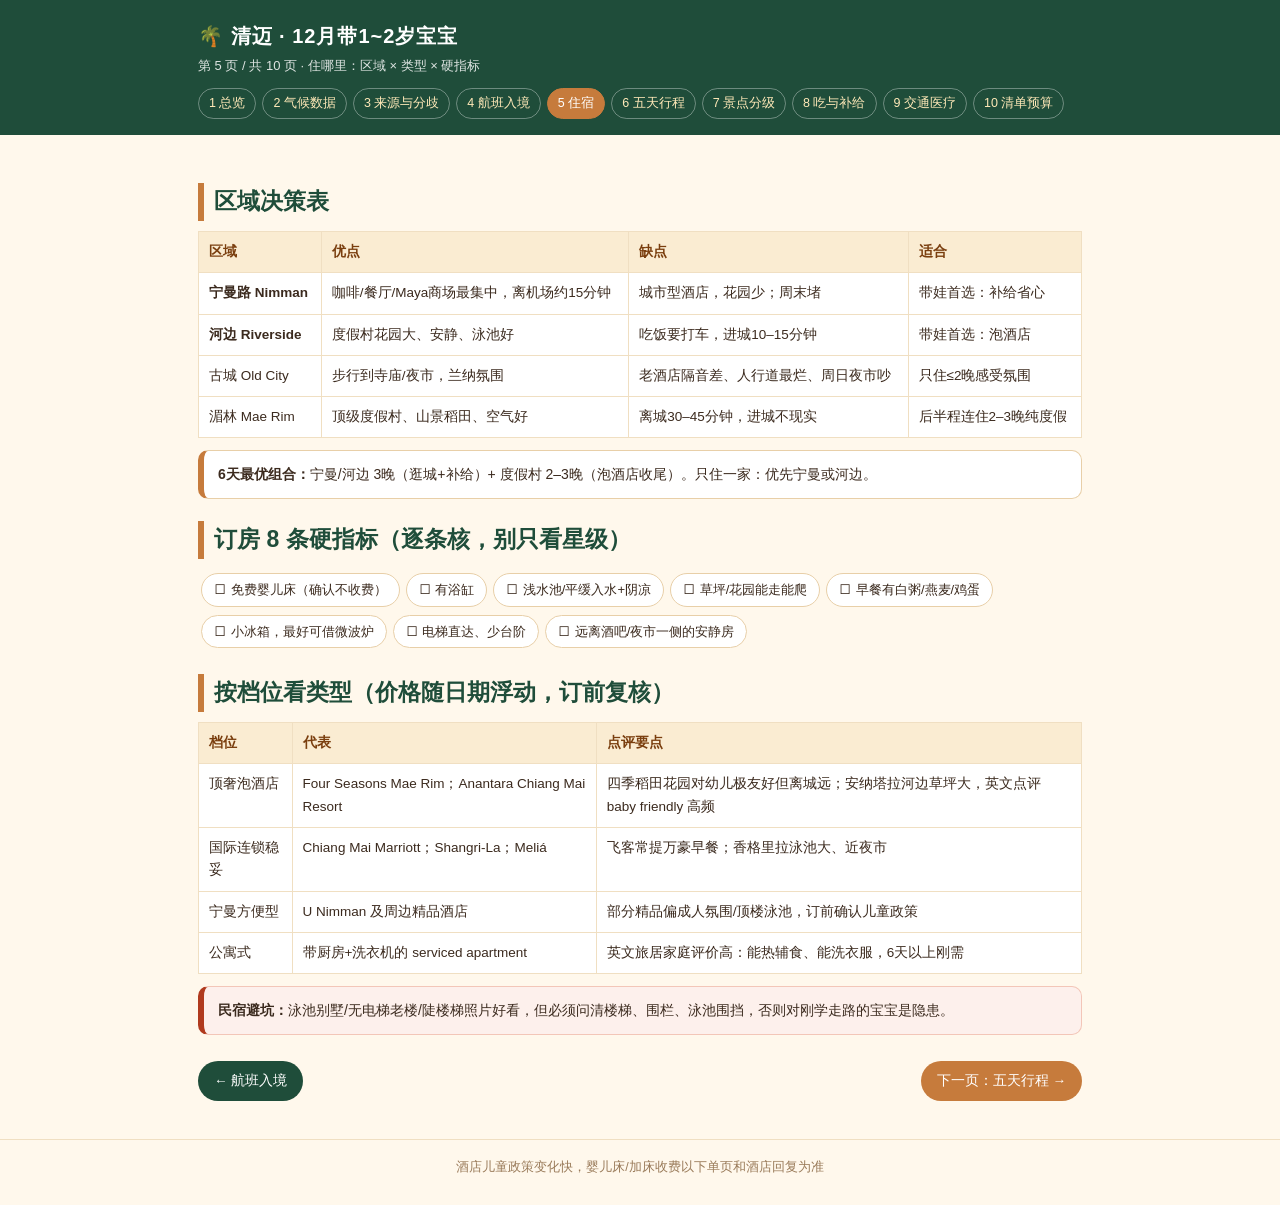
<file: stay.html>
<!DOCTYPE html><html lang="zh-CN"><head><meta charset="UTF-8"><meta name="viewport" content="width=device-width,initial-scale=1"><title>5/10 住宿｜清迈带宝宝</title><link rel="stylesheet" href="style.css"></head><body><header><div class="in"><h1>🌴 清迈 · 12月带1~2岁宝宝</h1><p>第 5 页 / 共 10 页 · 住哪里：区域 × 类型 × 硬指标</p><nav><a href="index.html">1 总览</a><a href="climate.html">2 气候数据</a><a href="sources.html">3 来源与分歧</a><a href="flights.html">4 航班入境</a><a class="on" href="stay.html">5 住宿</a><a href="itinerary.html">6 五天行程</a><a href="itinerary-plus.html">7 景点分级</a><a href="food.html">8 吃与补给</a><a href="transport-health.html">9 交通医疗</a><a href="checklist-budget.html">10 清单预算</a></nav></div></header><main><h2 class="t">区域决策表</h2><table><tr><th>区域</th><th>优点</th><th>缺点</th><th>适合</th></tr><tr><td><b>宁曼路 Nimman</b></td><td>咖啡/餐厅/Maya商场最集中，离机场约15分钟</td><td>城市型酒店，花园少；周末堵</td><td>带娃首选：补给省心</td></tr><tr><td><b>河边 Riverside</b></td><td>度假村花园大、安静、泳池好</td><td>吃饭要打车，进城10–15分钟</td><td>带娃首选：泡酒店</td></tr><tr><td>古城 Old City</td><td>步行到寺庙/夜市，兰纳氛围</td><td>老酒店隔音差、人行道最烂、周日夜市吵</td><td>只住≤2晚感受氛围</td></tr><tr><td>湄林 Mae Rim</td><td>顶级度假村、山景稻田、空气好</td><td>离城30–45分钟，进城不现实</td><td>后半程连住2–3晚纯度假</td></tr></table><div class="note"><b>6天最优组合：</b>宁曼/河边 3晚（逛城+补给）+ 度假村 2–3晚（泡酒店收尾）。只住一家：优先宁曼或河边。</div><h2 class="t">订房 8 条硬指标（逐条核，别只看星级）</h2><div class="chips"><span>☐ 免费婴儿床（确认不收费）</span><span>☐ 有浴缸</span><span>☐ 浅水池/平缓入水+阴凉</span><span>☐ 草坪/花园能走能爬</span><span>☐ 早餐有白粥/燕麦/鸡蛋</span><span>☐ 小冰箱，最好可借微波炉</span><span>☐ 电梯直达、少台阶</span><span>☐ 远离酒吧/夜市一侧的安静房</span></div><h2 class="t">按档位看类型（价格随日期浮动，订前复核）</h2><table><tr><th>档位</th><th>代表</th><th>点评要点</th></tr><tr><td>顶奢泡酒店</td><td>Four Seasons Mae Rim；Anantara Chiang Mai Resort</td><td>四季稻田花园对幼儿极友好但离城远；安纳塔拉河边草坪大，英文点评 baby friendly 高频</td></tr><tr><td>国际连锁稳妥</td><td>Chiang Mai Marriott；Shangri-La；Meliá</td><td>飞客常提万豪早餐；香格里拉泳池大、近夜市</td></tr><tr><td>宁曼方便型</td><td>U Nimman 及周边精品酒店</td><td>部分精品偏成人氛围/顶楼泳池，订前确认儿童政策</td></tr><tr><td>公寓式</td><td>带厨房+洗衣机的 serviced apartment</td><td>英文旅居家庭评价高：能热辅食、能洗衣服，6天以上刚需</td></tr></table><div class="warn"><b>民宿避坑：</b>泳池别墅/无电梯老楼/陡楼梯照片好看，但必须问清楼梯、围栏、泳池围挡，否则对刚学走路的宝宝是隐患。</div><div class="pager"><a href="flights.html">← 航班入境</a><a class="next" href="itinerary.html">下一页：五天行程 →</a></div></main><footer><div class="in">酒店儿童政策变化快，婴儿床/加床收费以下单页和酒店回复为准</div></footer></body></html>
</file>
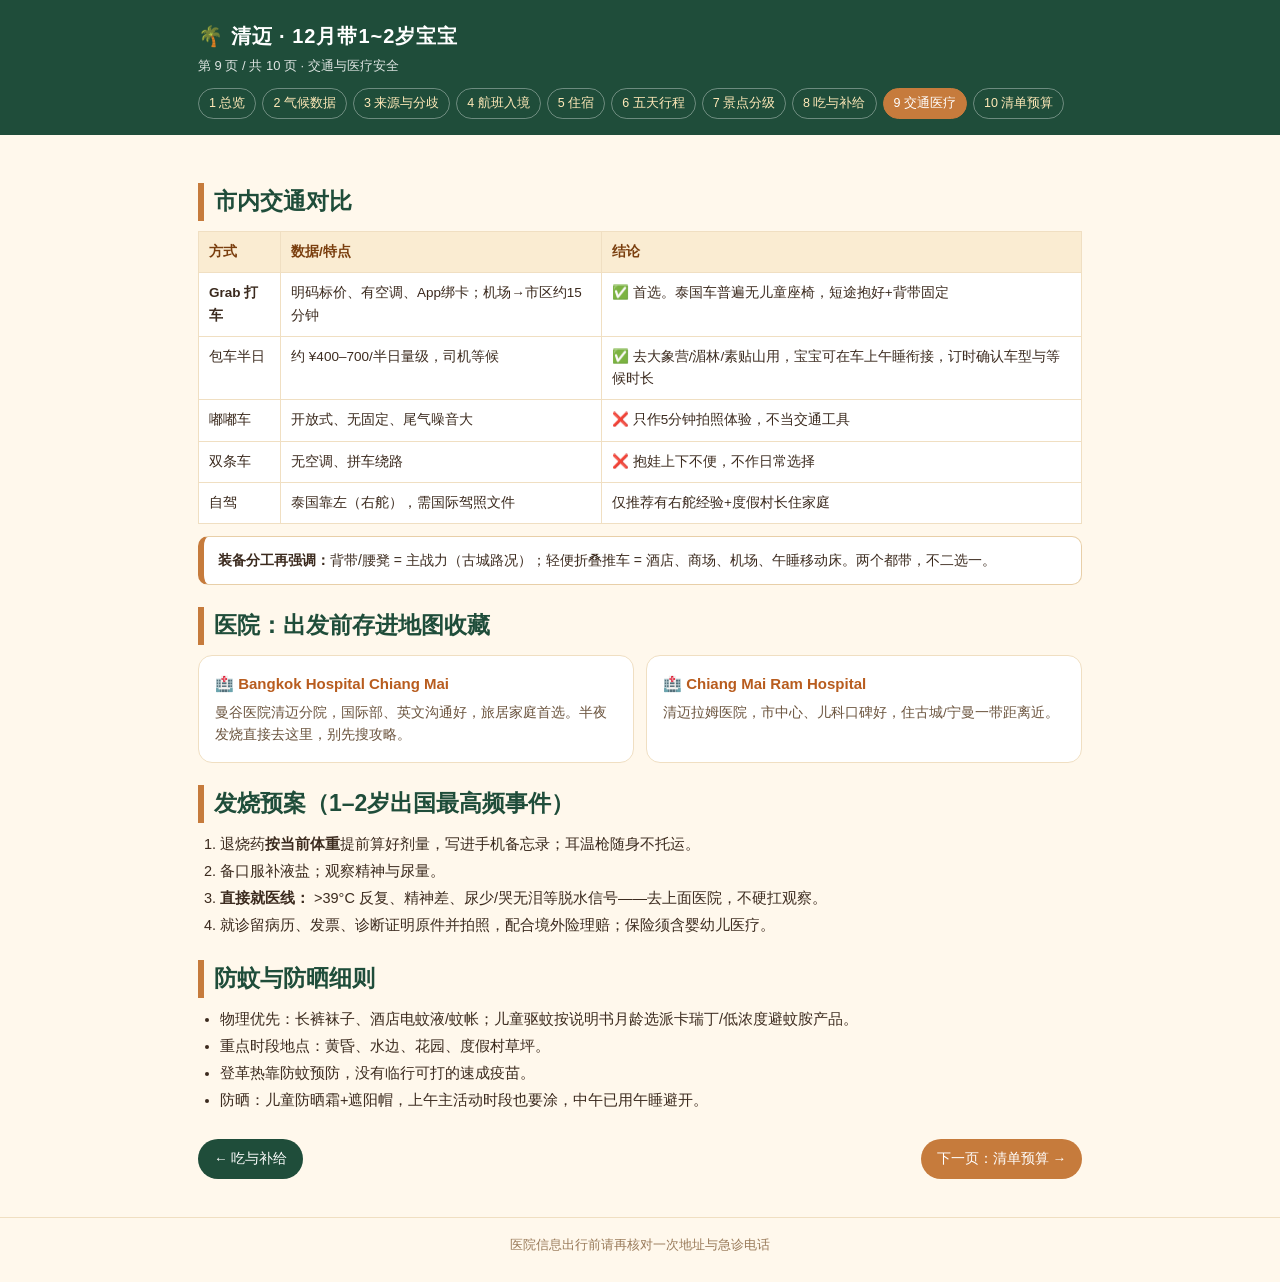
<file: transport-health.html>
<!DOCTYPE html><html lang="zh-CN"><head><meta charset="UTF-8"><meta name="viewport" content="width=device-width,initial-scale=1"><title>9/10 交通医疗｜清迈带宝宝</title><link rel="stylesheet" href="style.css"></head><body><header><div class="in"><h1>🌴 清迈 · 12月带1~2岁宝宝</h1><p>第 9 页 / 共 10 页 · 交通与医疗安全</p><nav><a href="index.html">1 总览</a><a href="climate.html">2 气候数据</a><a href="sources.html">3 来源与分歧</a><a href="flights.html">4 航班入境</a><a href="stay.html">5 住宿</a><a href="itinerary.html">6 五天行程</a><a href="itinerary-plus.html">7 景点分级</a><a href="food.html">8 吃与补给</a><a class="on" href="transport-health.html">9 交通医疗</a><a href="checklist-budget.html">10 清单预算</a></nav></div></header><main><h2 class="t">市内交通对比</h2><table><tr><th>方式</th><th>数据/特点</th><th>结论</th></tr><tr><td><b>Grab 打车</b></td><td>明码标价、有空调、App绑卡；机场→市区约15分钟</td><td>✅ 首选。泰国车普遍无儿童座椅，短途抱好+背带固定</td></tr><tr><td>包车半日</td><td>约 ¥400–700/半日量级，司机等候</td><td>✅ 去大象营/湄林/素贴山用，宝宝可在车上午睡衔接，订时确认车型与等候时长</td></tr><tr><td>嘟嘟车</td><td>开放式、无固定、尾气噪音大</td><td>❌ 只作5分钟拍照体验，不当交通工具</td></tr><tr><td>双条车</td><td>无空调、拼车绕路</td><td>❌ 抱娃上下不便，不作日常选择</td></tr><tr><td>自驾</td><td>泰国靠左（右舵），需国际驾照文件</td><td>仅推荐有右舵经验+度假村长住家庭</td></tr></table><div class="note"><b>装备分工再强调：</b>背带/腰凳 = 主战力（古城路况）；轻便折叠推车 = 酒店、商场、机场、午睡移动床。两个都带，不二选一。</div><h2 class="t">医院：出发前存进地图收藏</h2><div class="split"><div class="card"><h3>🏥 Bangkok Hospital Chiang Mai</h3><p>曼谷医院清迈分院，国际部、英文沟通好，旅居家庭首选。半夜发烧直接去这里，别先搜攻略。</p></div><div class="card"><h3>🏥 Chiang Mai Ram Hospital</h3><p>清迈拉姆医院，市中心、儿科口碑好，住古城/宁曼一带距离近。</p></div></div><h2 class="t">发烧预案（1–2岁出国最高频事件）</h2><ol><li>退烧药<b>按当前体重</b>提前算好剂量，写进手机备忘录；耳温枪随身不托运。</li><li>备口服补液盐；观察精神与尿量。</li><li><b>直接就医线：</b> &gt;39°C 反复、精神差、尿少/哭无泪等脱水信号——去上面医院，不硬扛观察。</li><li>就诊留病历、发票、诊断证明原件并拍照，配合境外险理赔；保险须含婴幼儿医疗。</li></ol><h2 class="t">防蚊与防晒细则</h2><ul><li>物理优先：长裤袜子、酒店电蚊液/蚊帐；儿童驱蚊按说明书月龄选派卡瑞丁/低浓度避蚊胺产品。</li><li>重点时段地点：黄昏、水边、花园、度假村草坪。</li><li>登革热靠防蚊预防，没有临行可打的速成疫苗。</li><li>防晒：儿童防晒霜+遮阳帽，上午主活动时段也要涂，中午已用午睡避开。</li></ul><div class="pager"><a href="food.html">← 吃与补给</a><a class="next" href="checklist-budget.html">下一页：清单预算 →</a></div></main><footer><div class="in">医院信息出行前请再核对一次地址与急诊电话</div></footer></body></html>
</file>
<file: style.css>
*{box-sizing:border-box;margin:0;padding:0}body{font-family:-apple-system,'PingFang SC','Microsoft YaHei',sans-serif;background:#FFF8EC;color:#3B2A1E;line-height:1.65}a{color:#1F4D3A}header{background:#1F4D3A;color:#fff;padding:20px 0 16px}header .in,main,footer .in{max-width:920px;margin:0 auto;padding:0 18px}header h1{font-size:20px;letter-spacing:1px}header p{opacity:.85;font-size:13px;margin-top:2px}nav{display:flex;flex-wrap:wrap;gap:6px;margin-top:12px}nav a{color:#FFE9B8;text-decoration:none;font-size:12.5px;border:1px solid rgba(255,255,255,.35);padding:4px 10px;border-radius:999px}nav a.on{background:#C67B3C;color:#fff;border-color:#C67B3C}main{max-width:920px;margin:0 auto;padding:26px 18px 8px}.hero{background:linear-gradient(150deg,#2E7D5B,#C67B3C);color:#fff;border-radius:18px;padding:30px 24px;margin-bottom:18px}.hero h2{font-size:29px;margin-bottom:6px;line-height:1.3}.hero p{opacity:.96;font-size:14.5px}.grid{display:grid;grid-template-columns:repeat(auto-fit,minmax(180px,1fr));gap:12px;margin:14px 0}.card{background:#fff;border:1px solid #F0DFC2;border-radius:14px;padding:16px}.card h3{color:#B85C1E;font-size:15px;margin-bottom:5px}.card p{font-size:13.5px;color:#6B543E}.n{font-size:25px;font-weight:800;color:#1F4D3A}h2.t{font-size:23px;color:#1F4D3A;border-left:6px solid #C67B3C;padding-left:10px;margin:22px 0 10px}h3.s{color:#1F4D3A;margin:16px 0 6px;font-size:17px}p,li{font-size:14.5px}ul,ol{padding-left:22px;margin:6px 0}li{margin:3px 0}table{width:100%;border-collapse:collapse;background:#fff;font-size:13.5px;margin:10px 0}th,td{border:1px solid #F0DFC2;padding:9px 10px;text-align:left;vertical-align:top}th{background:#FAECD2;color:#7A3E0E}.note{background:#FFF;border:1px solid #E8CFA8;border-left:6px solid #C67B3C;border-radius:10px;padding:12px 14px;margin:12px 0;font-size:14px}.warn{background:#FDF0EC;border:1px solid #F3C6B8;border-left:6px solid #B03A1E;border-radius:10px;padding:12px 14px;margin:12px 0;font-size:14px}.dark{background:#1F4D3A;color:#FFF3D6;border-radius:14px;padding:18px;margin:12px 0;font-size:14px}.dark b{color:#FFD98A}.chips span{display:inline-block;background:#fff;border:1px solid #E8CFA8;border-radius:999px;padding:5px 12px;margin:4px 3px;font-size:13px}.pager{display:flex;justify-content:space-between;gap:10px;margin:26px 0 10px}.pager a{background:#1F4D3A;color:#fff;text-decoration:none;padding:9px 16px;border-radius:999px;font-size:13.5px}.pager a.next{background:#C67B3C}footer{border-top:1px solid #F0DFC2;margin-top:20px;padding:16px 0 26px;color:#9A7B5A;font-size:12.5px;text-align:center;line-height:1.8}.day{display:flex;gap:12px;background:#fff;border:1px solid #F0DFC2;border-radius:14px;padding:14px 16px;margin-bottom:10px}.day b.d{flex:0 0 52px;height:52px;border-radius:50%;background:#1F4D3A;color:#fff;display:flex;align-items:center;justify-content:center;font-size:13px;text-align:center;line-height:1.25}.day p{font-size:13.5px;color:#6B543E}.split{display:grid;grid-template-columns:1fr 1fr;gap:12px}@media(max-width:640px){.split{grid-template-columns:1fr}.hero h2{font-size:24px}}
</file>
